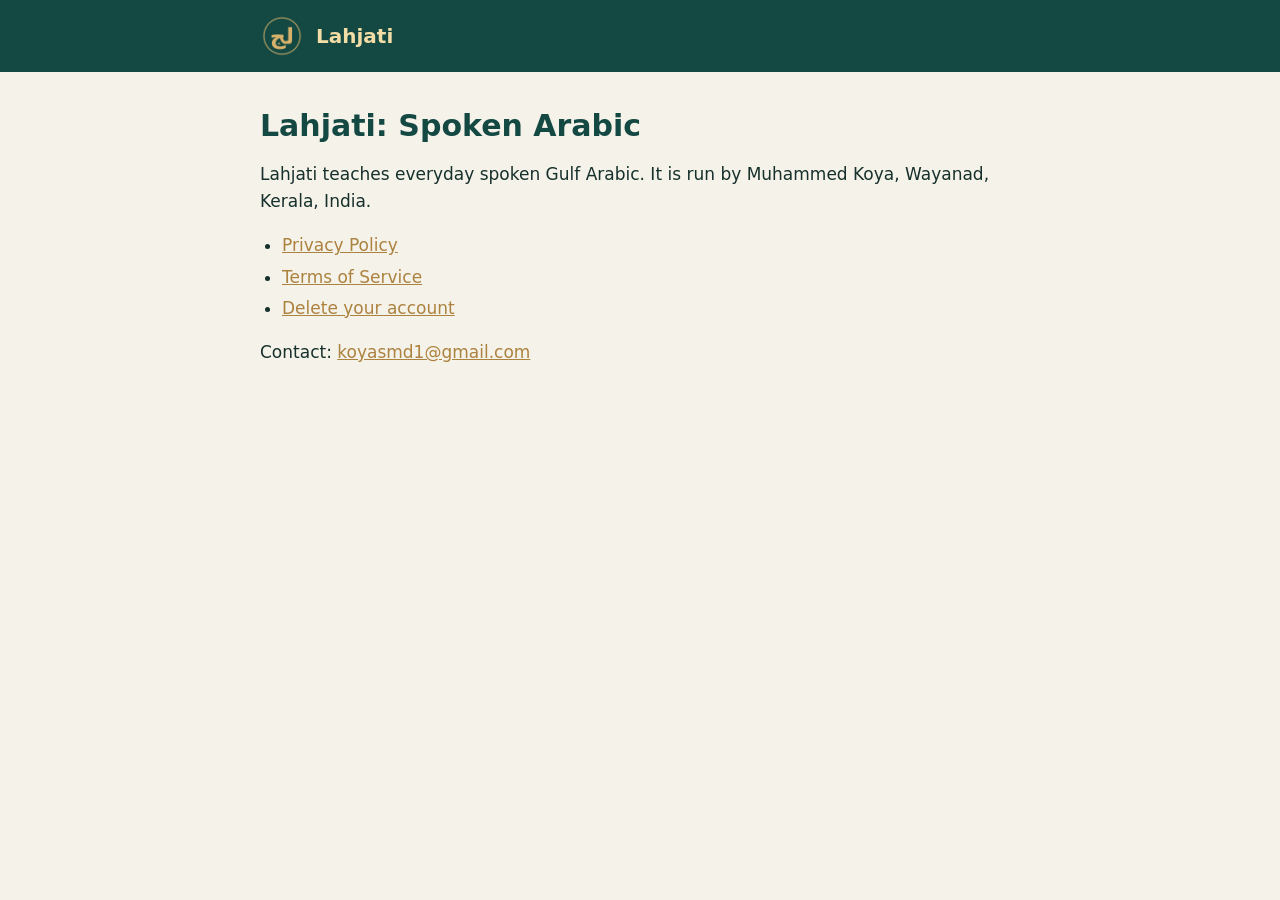
<file: index.html>
<!doctype html>
<html lang="en">
<head>
<meta charset="utf-8">
<meta name="viewport" content="width=device-width,initial-scale=1">
<title>Lahjati</title>
<link rel="icon" href="icons/icon-192.png">
<link rel="stylesheet" href="css/page.css">
</head>
<body>
<header><a href="./"><img src="icons/icon-192.png" alt="" width="44" height="44"><span>Lahjati</span></a></header>
<main>
<h1>Lahjati: Spoken Arabic</h1>
<p>Lahjati teaches everyday spoken Gulf Arabic. It is run by Muhammed Koya, Wayanad, Kerala, India.</p>
<ul>
<li><a href="privacy.html">Privacy Policy</a></li>
<li><a href="terms.html">Terms of Service</a></li>
<li><a href="delete-account.html">Delete your account</a></li>
</ul>
<p>Contact: <a href="mailto:koyasmd1@gmail.com">koyasmd1@gmail.com</a></p>
</main>
</body>
</html>
</file>
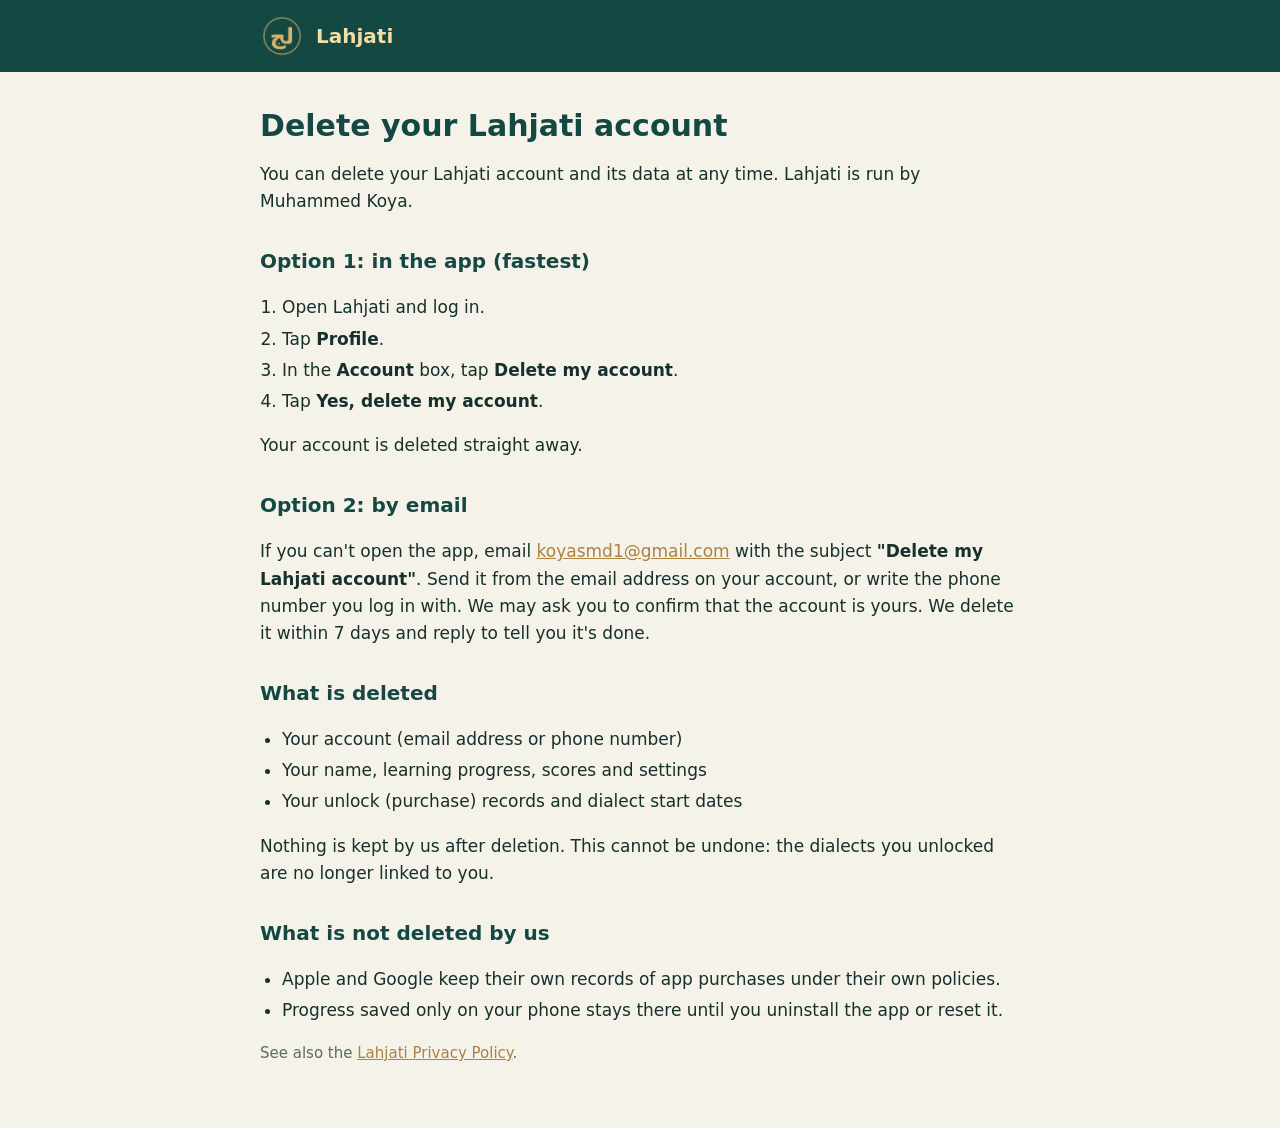
<file: delete-account.html>
<!doctype html>
<html lang="en">
<head>
<meta charset="utf-8">
<meta name="viewport" content="width=device-width,initial-scale=1">
<title>Delete Lahjati Account</title>
<meta name="description" content="How to delete your Lahjati account and data.">
<link rel="icon" href="icons/icon-192.png">
<link rel="stylesheet" href="css/page.css">
</head>
<body>
<header><a href="./"><img src="icons/icon-192.png" alt="" width="44" height="44"><span>Lahjati</span></a></header>
<main>
<h1>Delete your Lahjati account</h1>
<p>You can delete your Lahjati account and its data at any time. Lahjati is run by Muhammed Koya.</p>

<h2>Option 1: in the app (fastest)</h2>
<ol>
<li>Open Lahjati and log in.</li>
<li>Tap <b>Profile</b>.</li>
<li>In the <b>Account</b> box, tap <b>Delete my account</b>.</li>
<li>Tap <b>Yes, delete my account</b>.</li>
</ol>
<p>Your account is deleted straight away.</p>

<h2>Option 2: by email</h2>
<p>If you can't open the app, email <a href="mailto:koyasmd1@gmail.com?subject=Delete%20my%20Lahjati%20account">koyasmd1@gmail.com</a> with the subject <b>"Delete my Lahjati account"</b>. Send it from the email address on your account, or write the phone number you log in with. We may ask you to confirm that the account is yours. We delete it within 7 days and reply to tell you it's done.</p>

<h2>What is deleted</h2>
<ul>
<li>Your account (email address or phone number)</li>
<li>Your name, learning progress, scores and settings</li>
<li>Your unlock (purchase) records and dialect start dates</li>
</ul>
<p>Nothing is kept by us after deletion. This cannot be undone: the dialects you unlocked are no longer linked to you.</p>

<h2>What is not deleted by us</h2>
<ul>
<li>Apple and Google keep their own records of app purchases under their own policies.</li>
<li>Progress saved only on your phone stays there until you uninstall the app or reset it.</li>
</ul>

<p class="muted">See also the <a href="privacy.html">Lahjati Privacy Policy</a>.</p>
</main>
</body>
</html>
</file>
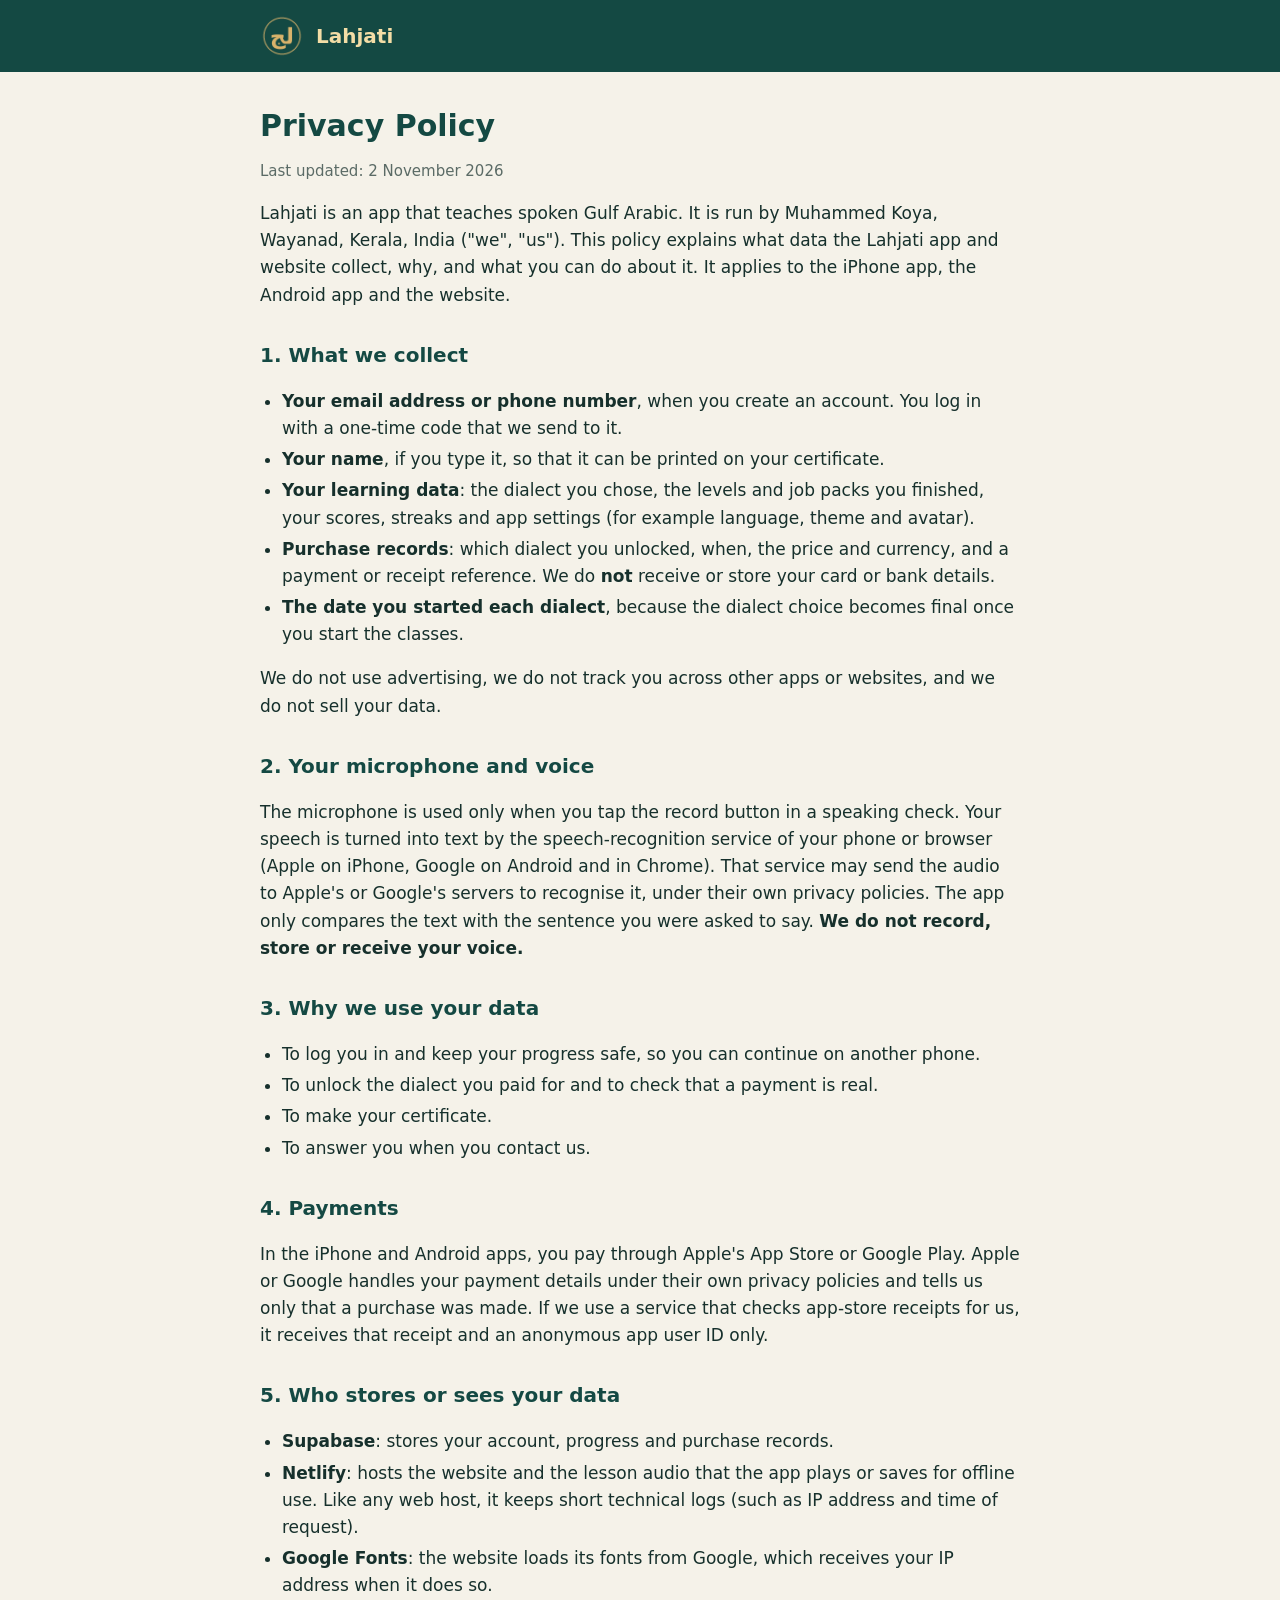
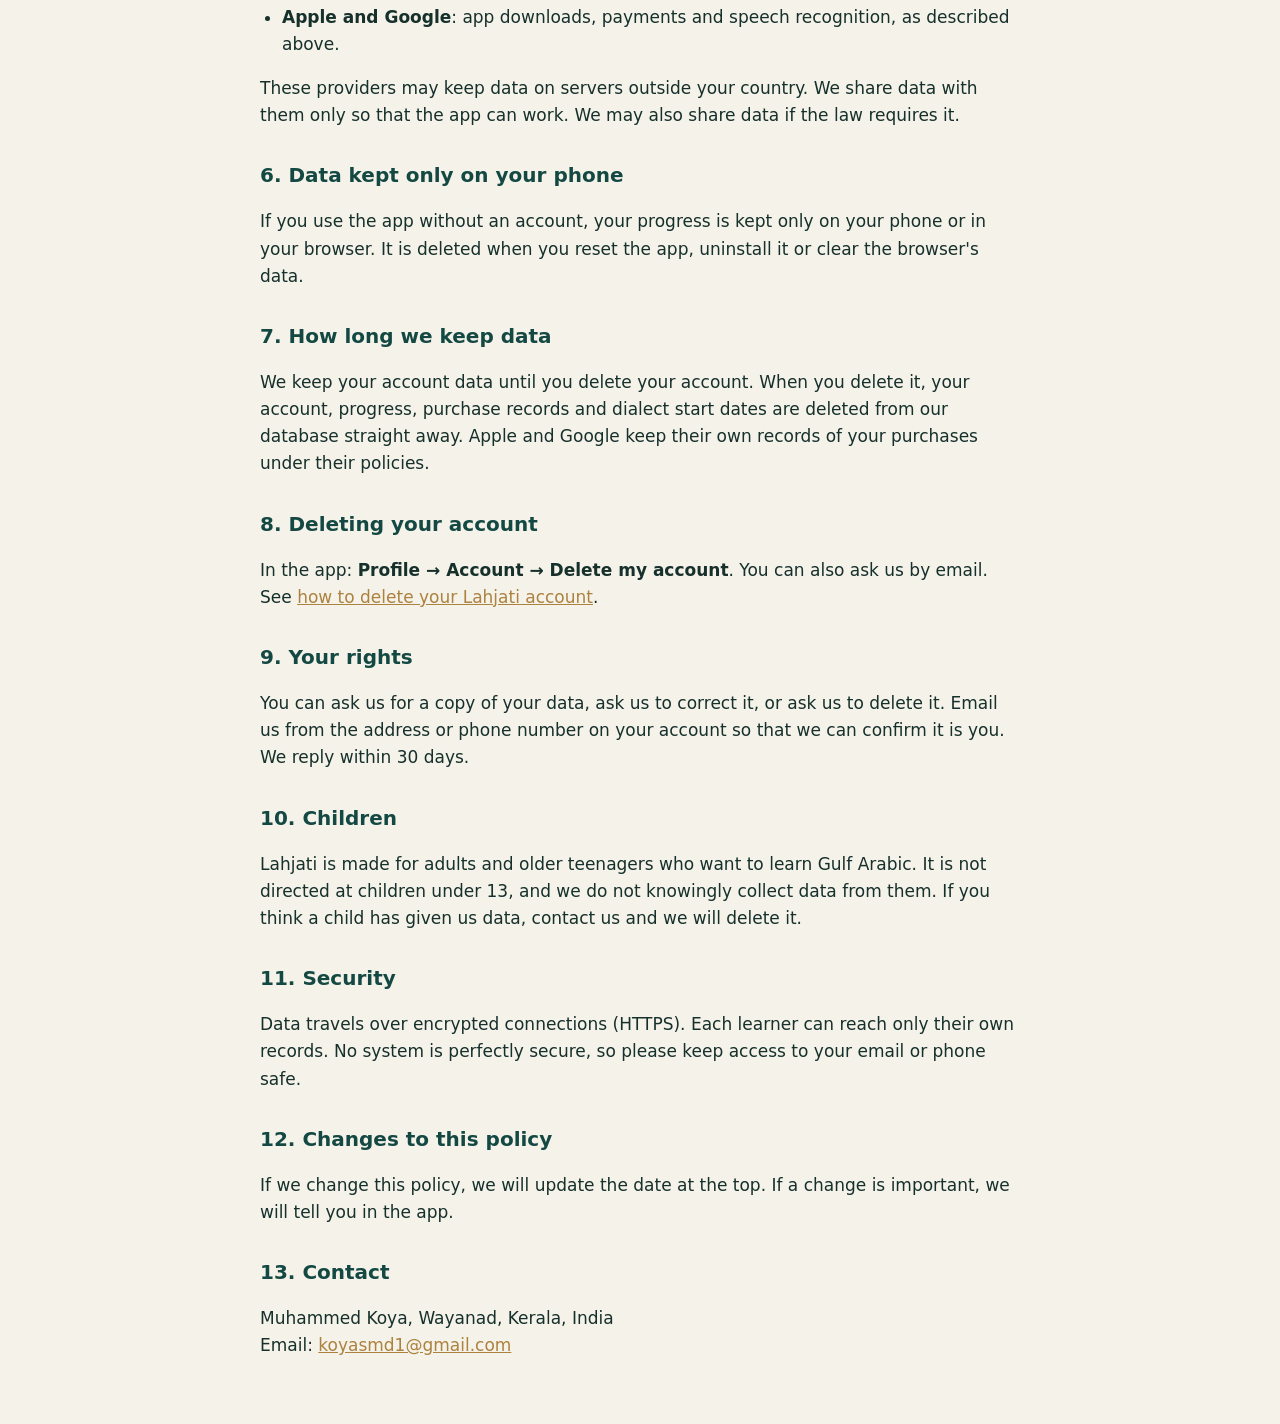
<file: privacy.html>
<!doctype html>
<html lang="en">
<head>
<meta charset="utf-8">
<meta name="viewport" content="width=device-width,initial-scale=1">
<title>Lahjati Privacy Policy</title>
<meta name="description" content="How the Lahjati app collects, uses and protects your data.">
<link rel="icon" href="icons/icon-192.png">
<link rel="stylesheet" href="css/page.css">
</head>
<body>
<header><a href="./"><img src="icons/icon-192.png" alt="" width="44" height="44"><span>Lahjati</span></a></header>
<main>
<h1>Privacy Policy</h1>
<p class="muted">Last updated: 2 November 2026</p>

<p>Lahjati is an app that teaches spoken Gulf Arabic. It is run by Muhammed Koya, Wayanad, Kerala, India ("we", "us"). This policy explains what data the Lahjati app and website collect, why, and what you can do about it. It applies to the iPhone app, the Android app and the website.</p>

<h2>1. What we collect</h2>
<ul>
<li><b>Your email address or phone number</b>, when you create an account. You log in with a one-time code that we send to it.</li>
<li><b>Your name</b>, if you type it, so that it can be printed on your certificate.</li>
<li><b>Your learning data</b>: the dialect you chose, the levels and job packs you finished, your scores, streaks and app settings (for example language, theme and avatar).</li>
<li><b>Purchase records</b>: which dialect you unlocked, when, the price and currency, and a payment or receipt reference. We do <b>not</b> receive or store your card or bank details.</li>
<li><b>The date you started each dialect</b>, because the dialect choice becomes final once you start the classes.</li>
</ul>
<p>We do not use advertising, we do not track you across other apps or websites, and we do not sell your data.</p>

<h2>2. Your microphone and voice</h2>
<p>The microphone is used only when you tap the record button in a speaking check. Your speech is turned into text by the speech-recognition service of your phone or browser (Apple on iPhone, Google on Android and in Chrome). That service may send the audio to Apple's or Google's servers to recognise it, under their own privacy policies. The app only compares the text with the sentence you were asked to say. <b>We do not record, store or receive your voice.</b></p>

<h2>3. Why we use your data</h2>
<ul>
<li>To log you in and keep your progress safe, so you can continue on another phone.</li>
<li>To unlock the dialect you paid for and to check that a payment is real.</li>
<li>To make your certificate.</li>
<li>To answer you when you contact us.</li>
</ul>

<h2>4. Payments</h2>
<p>In the iPhone and Android apps, you pay through Apple's App Store or Google Play. Apple or Google handles your payment details under their own privacy policies and tells us only that a purchase was made. If we use a service that checks app-store receipts for us, it receives that receipt and an anonymous app user ID only.</p>

<h2>5. Who stores or sees your data</h2>
<ul>
<li><b>Supabase</b>: stores your account, progress and purchase records.</li>
<li><b>Netlify</b>: hosts the website and the lesson audio that the app plays or saves for offline use. Like any web host, it keeps short technical logs (such as IP address and time of request).</li>
<li><b>Google Fonts</b>: the website loads its fonts from Google, which receives your IP address when it does so.</li>
<li><b>Apple and Google</b>: app downloads, payments and speech recognition, as described above.</li>
</ul>
<p>These providers may keep data on servers outside your country. We share data with them only so that the app can work. We may also share data if the law requires it.</p>

<h2>6. Data kept only on your phone</h2>
<p>If you use the app without an account, your progress is kept only on your phone or in your browser. It is deleted when you reset the app, uninstall it or clear the browser's data.</p>

<h2>7. How long we keep data</h2>
<p>We keep your account data until you delete your account. When you delete it, your account, progress, purchase records and dialect start dates are deleted from our database straight away. Apple and Google keep their own records of your purchases under their policies.</p>

<h2>8. Deleting your account</h2>
<p>In the app: <b>Profile → Account → Delete my account</b>. You can also ask us by email. See <a href="delete-account.html">how to delete your Lahjati account</a>.</p>

<h2>9. Your rights</h2>
<p>You can ask us for a copy of your data, ask us to correct it, or ask us to delete it. Email us from the address or phone number on your account so that we can confirm it is you. We reply within 30 days.</p>

<h2>10. Children</h2>
<p>Lahjati is made for adults and older teenagers who want to learn Gulf Arabic. It is not directed at children under 13, and we do not knowingly collect data from them. If you think a child has given us data, contact us and we will delete it.</p>

<h2>11. Security</h2>
<p>Data travels over encrypted connections (HTTPS). Each learner can reach only their own records. No system is perfectly secure, so please keep access to your email or phone safe.</p>

<h2>12. Changes to this policy</h2>
<p>If we change this policy, we will update the date at the top. If a change is important, we will tell you in the app.</p>

<h2>13. Contact</h2>
<p>Muhammed Koya, Wayanad, Kerala, India<br>Email: <a href="mailto:koyasmd1@gmail.com">koyasmd1@gmail.com</a></p>
</main>
</body>
</html>
</file>
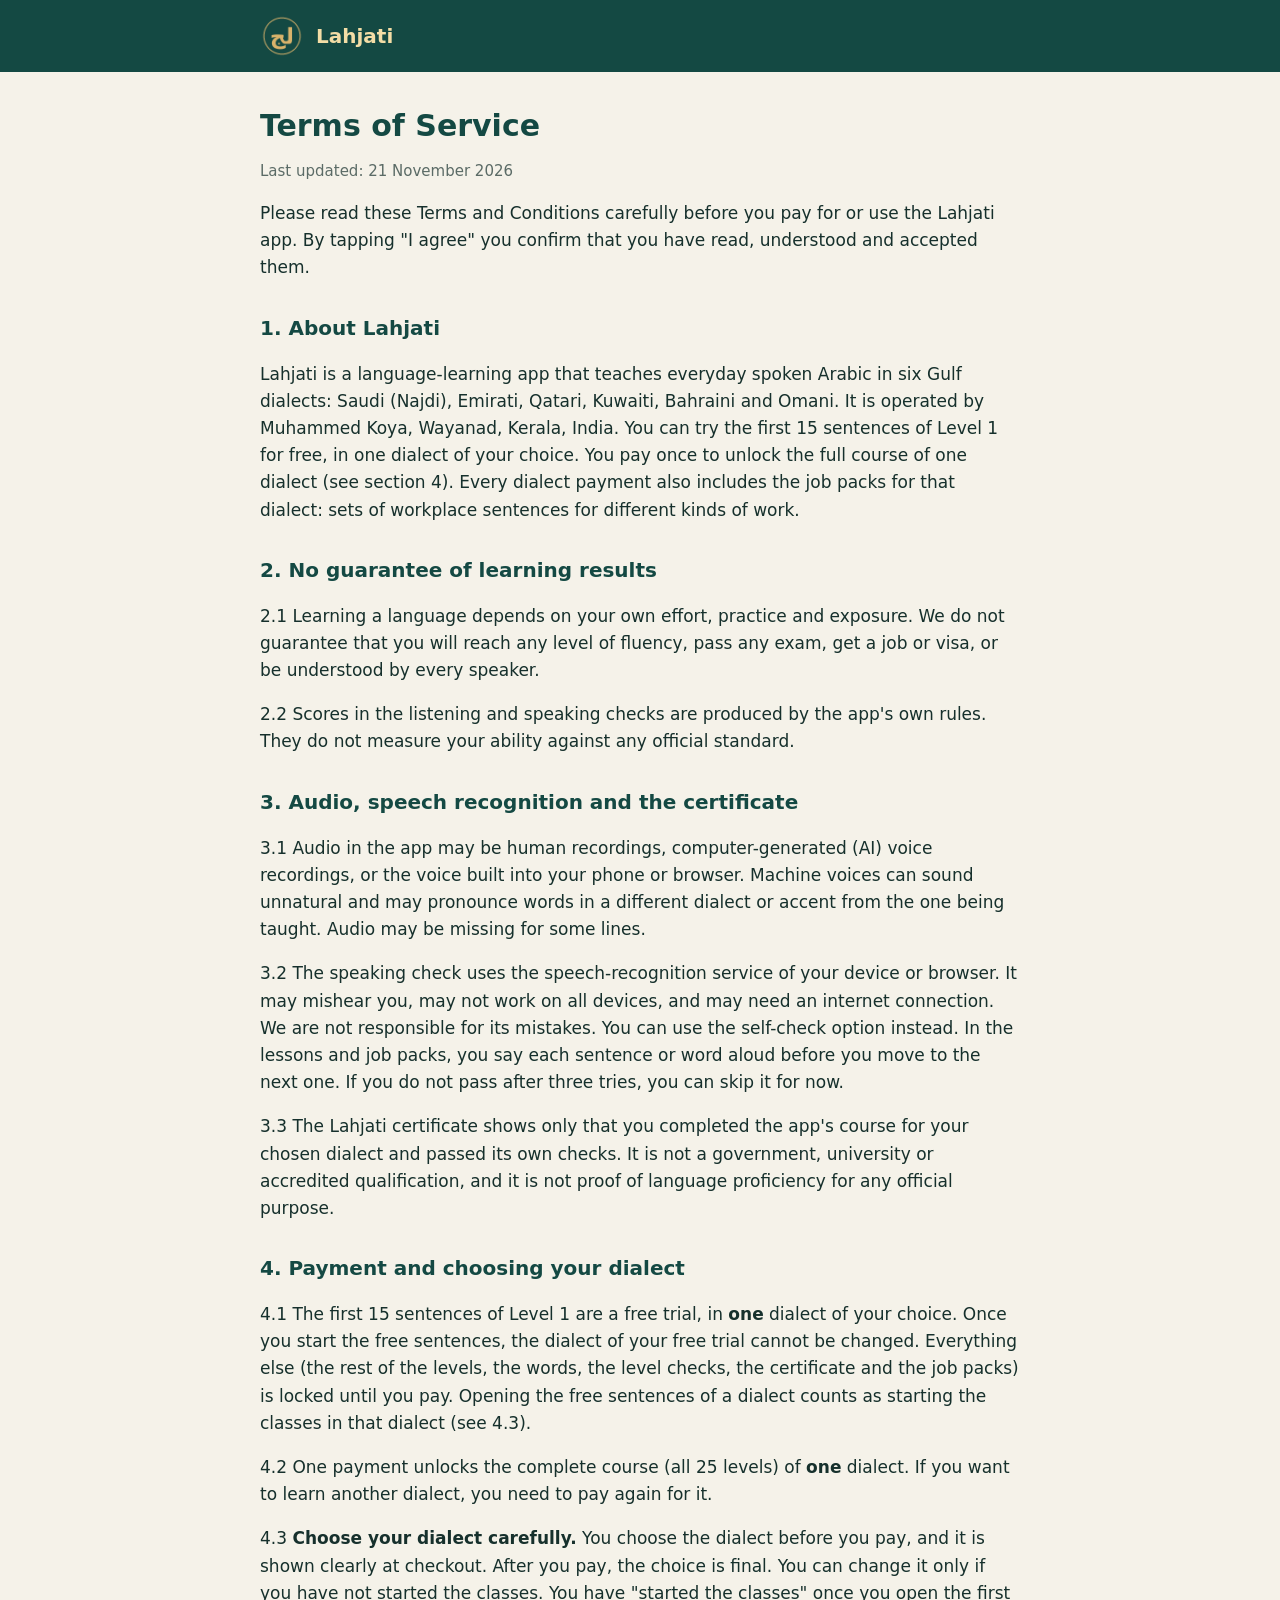
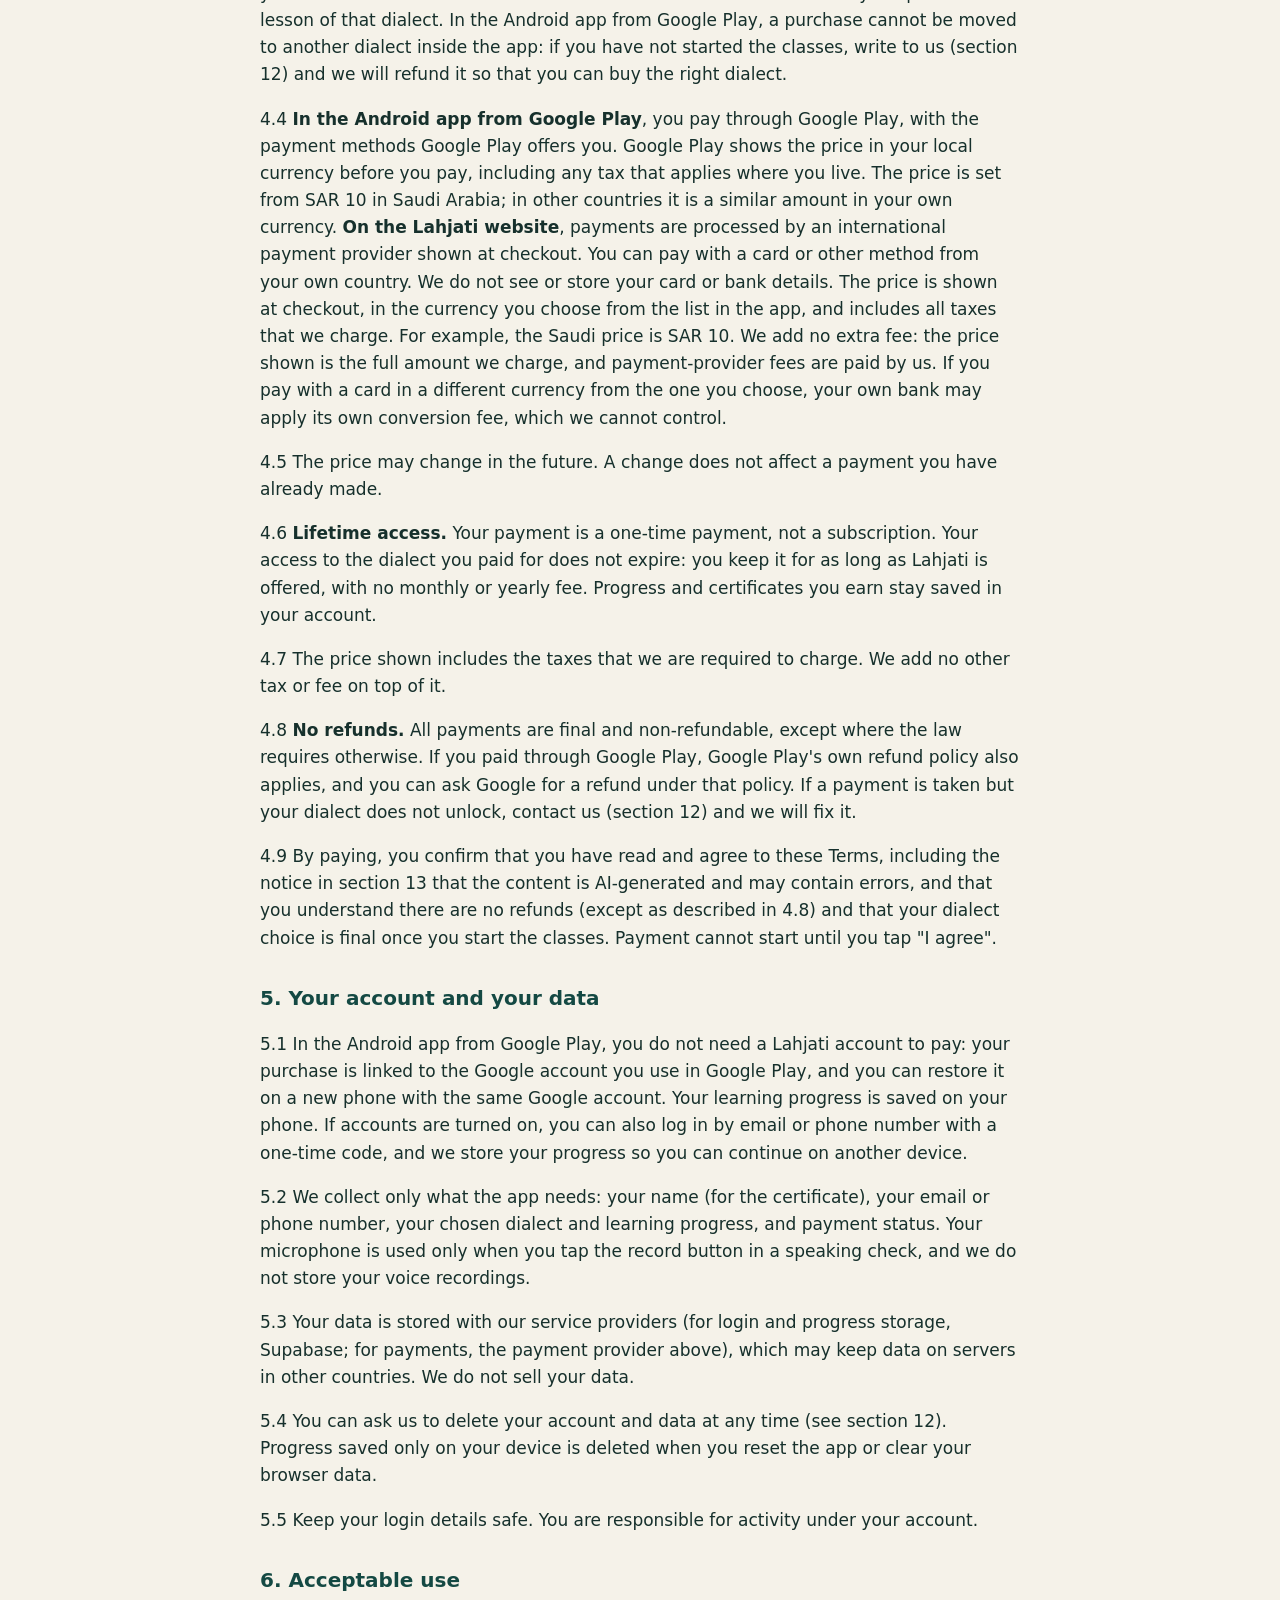
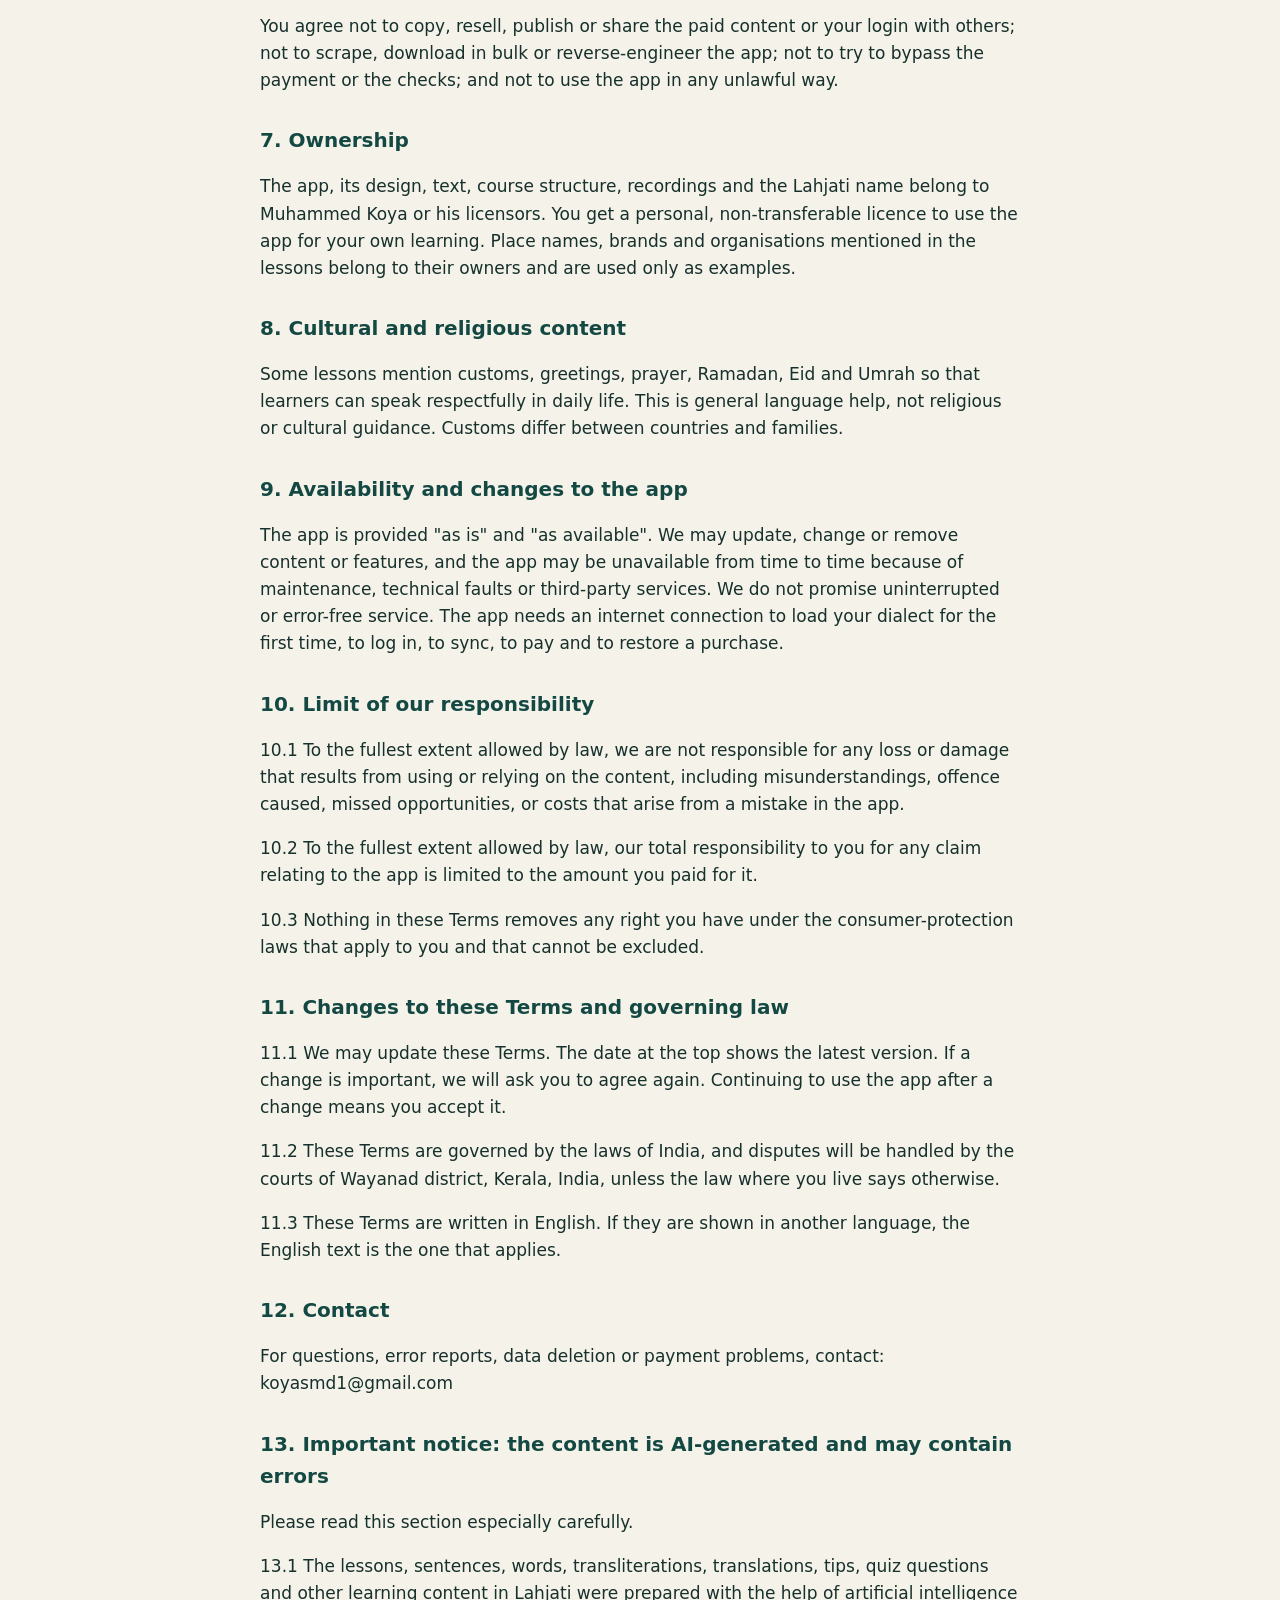
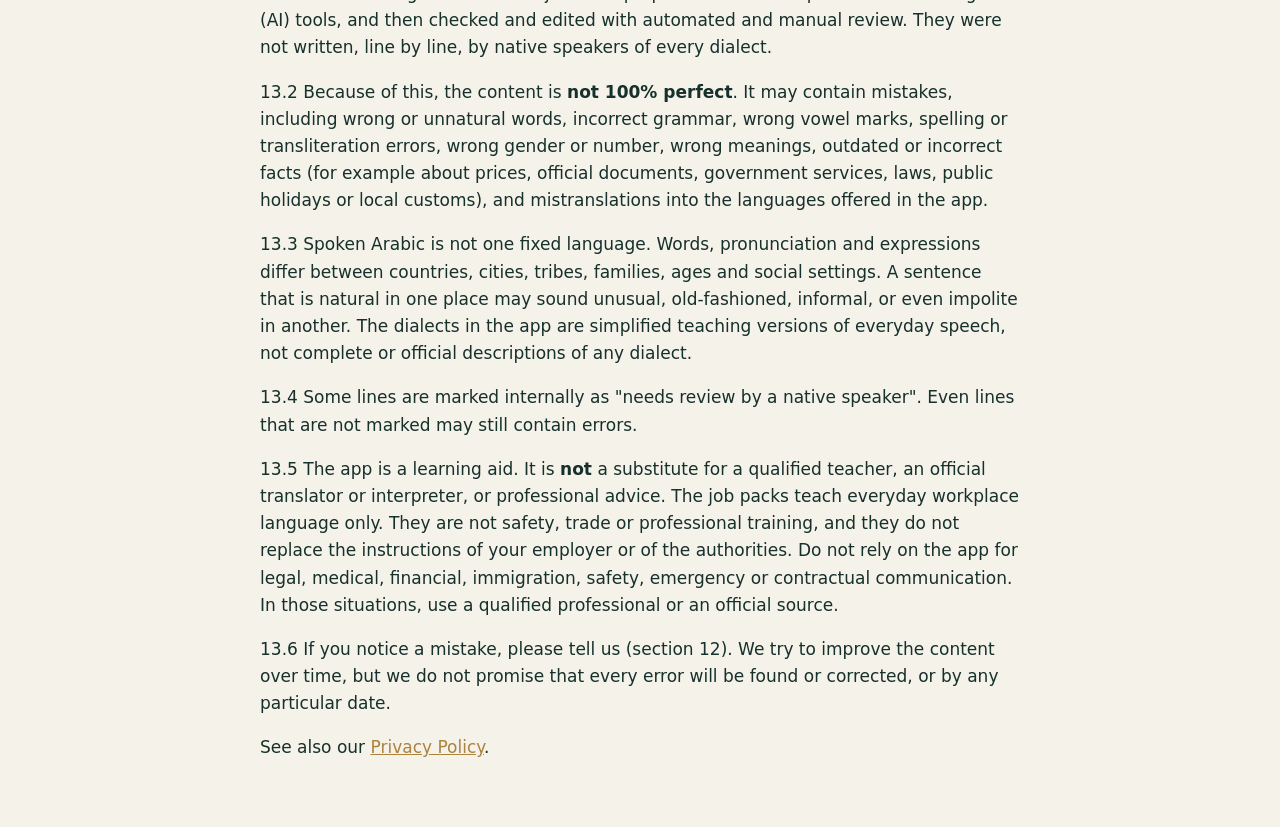
<file: terms.html>
<!doctype html>
<html lang="en">
<head>
<meta charset="utf-8">
<meta name="viewport" content="width=device-width,initial-scale=1">
<title>Lahjati Terms of Service</title>
<meta name="description" content="The terms and conditions for using the Lahjati app.">
<link rel="icon" href="icons/icon-192.png">
<link rel="stylesheet" href="css/page.css">
</head>
<body>
<header><a href="./"><img src="icons/icon-192.png" alt="" width="44" height="44"><span>Lahjati</span></a></header>
<main id="terms">
<h1>Terms of Service</h1>
<noscript><p>Please turn on JavaScript to read the terms, or email <a href="mailto:koyasmd1@gmail.com">koyasmd1@gmail.com</a> for a copy.</p></noscript>
</main>
<script src="js/terms.js"></script>
<script>
/* Shows the same approved text the app shows on the payment page (js/terms.js), so the two never differ. */
(function () {
  var T = window.LAHJATI_TERMS, m = document.getElementById('terms');
  if (!T) return;
  function esc(s) { return String(s).replace(/&/g, '&amp;').replace(/</g, '&lt;').replace(/>/g, '&gt;'); }
  function fmt(s) { return esc(s).replace(/\*\*(.+?)\*\*/g, '<b>$1</b>'); }
  var h = '<p class="muted">Last updated: ' + esc(T.updated) + '</p><p>' + fmt(T.intro) + '</p>';
  T.sections.forEach(function (s) {
    h += '<h2>' + fmt(s.h) + '</h2>';
    s.p.forEach(function (p) { h += '<p>' + fmt(p) + '</p>'; });
  });
  h += '<p>See also our <a href="privacy.html">Privacy Policy</a>.</p>';
  m.insertAdjacentHTML('beforeend', h);
})();
</script>
</body>
</html>
</file>
<file: css/page.css>
/* Plain pages (privacy policy, account deletion). Same colours as the app. */
:root{--g:#144943;--gold:#AC823F;--bg:#F5F2E9;--card:#fff;--line:#E6E0CF;--ink:#16302C;--mute:#5B6B66}
@media (prefers-color-scheme:dark){:root{--g:#E2BE76;--gold:#D9B36B;--bg:#0B1B18;--card:#132925;--line:#25433D;--ink:#EAF1EE;--mute:#9FB6AF}}
html,body{margin:0;background:var(--bg);color:var(--ink);font-family:system-ui,-apple-system,'Segoe UI',Roboto,sans-serif;font-size:17px;line-height:1.6}
header{background:#144943;padding:14px 16px}
header a{display:flex;align-items:center;gap:12px;max-width:760px;margin:0 auto;color:#F3DDA6;text-decoration:none;font-weight:700;font-size:20px}
header img{border-radius:10px}
main{max-width:760px;margin:0 auto;padding:8px 16px 48px}
h1{color:var(--g);font-size:30px;line-height:1.2;margin:28px 0 6px}
h2{color:var(--g);font-size:20px;margin:30px 0 6px}
a{color:var(--gold)}
ul,ol{padding-left:22px}
li{margin:4px 0}
.muted{color:var(--mute);font-size:15px}
</file>
